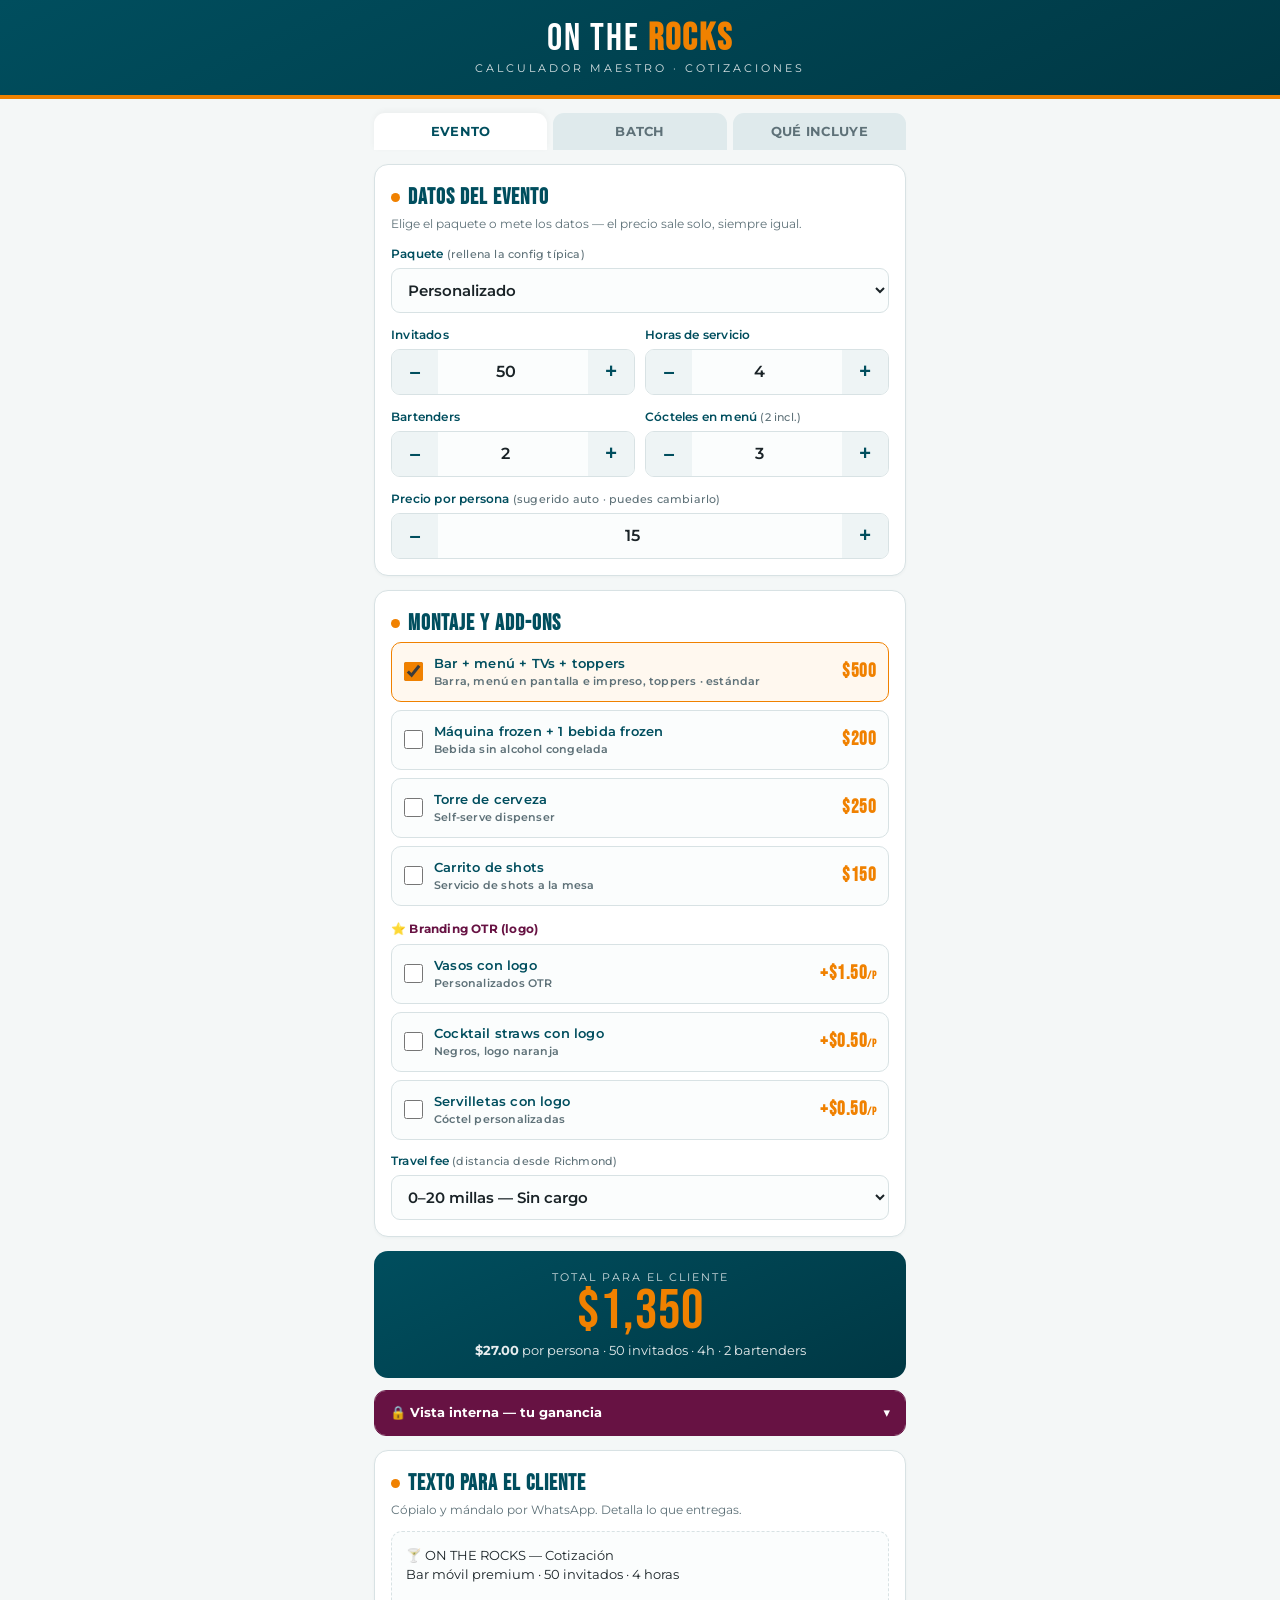
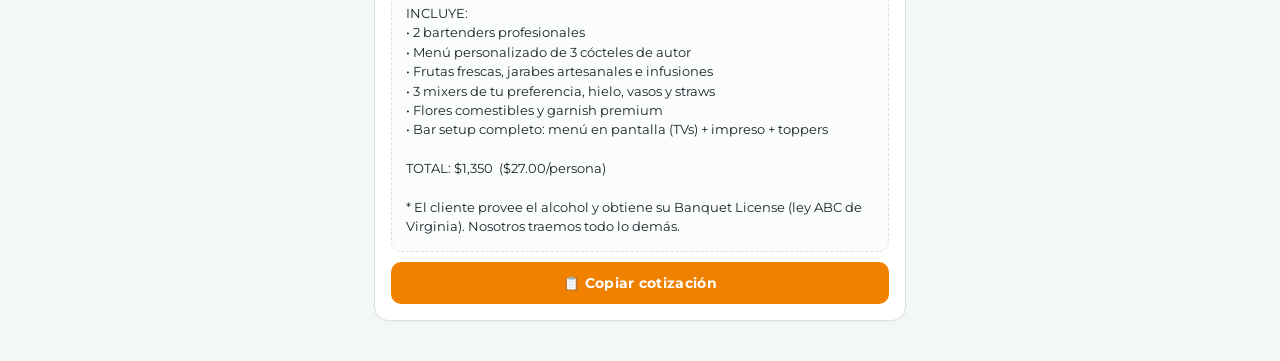
<file: otr-calculador-maestro.html>
<!DOCTYPE html>
<html lang="es">
<head>
<meta charset="UTF-8">
<meta name="viewport" content="width=device-width, initial-scale=1.0">
<title>OTR · Calculador Maestro</title>
<meta name="apple-mobile-web-app-capable" content="yes">
<meta name="mobile-web-app-capable" content="yes">
<meta name="apple-mobile-web-app-status-bar-style" content="default">
<meta name="apple-mobile-web-app-title" content="OTR Precios">
<meta name="theme-color" content="#004E5E">
<link rel="apple-touch-icon" href="https://ontherocksrva-collab.github.io/on-the-rocks-mobile-bar/icon-otr.png">
<link rel="icon" href="https://ontherocksrva-collab.github.io/on-the-rocks-mobile-bar/icon-otr.png">
<link rel="preconnect" href="https://fonts.googleapis.com">
<link rel="preconnect" href="https://fonts.gstatic.com" crossorigin>
<link href="https://fonts.googleapis.com/css2?family=Bebas+Neue&family=Montserrat:wght@400;500;600;700;800&display=swap" rel="stylesheet">
<style>
  :root{
    --green:#004E5E;
    --green-deep:#003844;
    --orange:#F08100;
    --wine:#671243;
    --auburn:#A91821;
    --ink:#1a2327;
    --muted:#5e7178;
    --line:#d8e2e4;
    --paper:#f4f7f7;
    --card:#ffffff;
    --good:#1f7a52;
  }
  *{box-sizing:border-box;margin:0;padding:0}
  body{
    font-family:'Montserrat',system-ui,sans-serif;
    background:var(--paper);
    color:var(--ink);
    line-height:1.5;
    -webkit-font-smoothing:antialiased;
    padding-bottom:40px;
  }
  .wrap{max-width:560px;margin:0 auto;padding:0 14px}

  /* Header */
  header{
    background:linear-gradient(155deg,var(--green) 0%,var(--green-deep) 100%);
    color:#fff;padding:22px 18px 18px;text-align:center;
    border-bottom:4px solid var(--orange);
  }
  header .logo{font-family:'Bebas Neue';font-size:38px;letter-spacing:2px;line-height:.9}
  header .logo b{color:var(--orange)}
  header .sub{font-size:11px;letter-spacing:3px;text-transform:uppercase;opacity:.85;margin-top:4px}

  /* Tabs */
  .tabs{display:flex;gap:6px;max-width:560px;margin:14px auto 0;padding:0 14px}
  .tab{
    flex:1;border:none;cursor:pointer;font-family:'Montserrat';font-weight:700;
    font-size:12.5px;letter-spacing:.3px;padding:11px 6px;border-radius:11px 11px 0 0;
    background:#dfeaec;color:var(--muted);transition:.15s;text-transform:uppercase;
  }
  .tab.active{background:var(--card);color:var(--green);box-shadow:0 -2px 6px rgba(0,0,0,.04)}
  .panel{display:none;animation:fade .25s ease}
  .panel.active{display:block}
  @keyframes fade{from{opacity:0;transform:translateY(4px)}to{opacity:1;transform:none}}

  /* Cards */
  .card{
    background:var(--card);border:1px solid var(--line);border-radius:14px;
    padding:16px;margin-top:14px;box-shadow:0 1px 3px rgba(0,40,50,.04);
  }
  .card h2{
    font-family:'Bebas Neue';font-size:22px;letter-spacing:1px;color:var(--green);
    margin-bottom:2px;display:flex;align-items:center;gap:8px;
  }
  .card h2 .dot{width:9px;height:9px;border-radius:50%;background:var(--orange);display:inline-block}
  .hint{font-size:11.5px;color:var(--muted);margin-bottom:12px}

  /* Inputs */
  .field{margin-bottom:13px}
  .field:last-child{margin-bottom:0}
  label{display:block;font-size:12px;font-weight:600;color:var(--green);margin-bottom:5px;letter-spacing:.2px}
  label .tag{font-weight:500;color:var(--muted);font-size:10.5px}
  input[type=number],select{
    width:100%;font-family:'Montserrat';font-size:15px;font-weight:600;color:var(--ink);
    border:1.5px solid var(--line);border-radius:9px;padding:11px 12px;background:#fbfdfd;
    transition:.15s;
  }
  input[type=number]:focus,select:focus{outline:none;border-color:var(--orange);background:#fff}
  .row2{display:grid;grid-template-columns:1fr 1fr;gap:10px}

  /* Stepper */
  .step{display:flex;align-items:center;gap:0;border:1.5px solid var(--line);border-radius:9px;overflow:hidden;background:#fbfdfd}
  .step button{
    border:none;background:#eef4f5;color:var(--green);font-size:20px;font-weight:700;
    width:46px;height:44px;cursor:pointer;flex:none;transition:.12s;
  }
  .step button:active{background:var(--orange);color:#fff}
  .step input{border:none;text-align:center;background:transparent;flex:1;font-size:16px}

  /* Add-on toggles */
  .opt{
    display:flex;align-items:center;gap:11px;padding:11px 12px;border:1.5px solid var(--line);
    border-radius:10px;margin-bottom:8px;cursor:pointer;transition:.15s;background:#fbfdfd;
  }
  .opt:has(input:checked){border-color:var(--orange);background:#fff8ef}
  .opt input{width:19px;height:19px;accent-color:var(--orange);flex:none;cursor:pointer}
  .opt .ot{flex:1}
  .opt .on{font-weight:600;font-size:13px}
  .opt .od{font-size:11px;color:var(--muted)}
  .opt .op{font-family:'Bebas Neue';font-size:19px;color:var(--orange);letter-spacing:.5px}

  /* Result strip */
  .result{
    background:linear-gradient(155deg,var(--green) 0%,var(--green-deep) 100%);
    color:#fff;border-radius:14px;padding:18px;margin-top:14px;text-align:center;
  }
  .result .rl{font-size:11px;letter-spacing:2px;text-transform:uppercase;opacity:.8}
  .result .big{font-family:'Bebas Neue';font-size:56px;letter-spacing:1px;line-height:.95;color:var(--orange)}
  .result .pp{font-size:13px;opacity:.9;margin-top:2px}
  .result .pp b{color:#fff}

  /* Internal panel */
  details.intern{margin-top:12px;border-radius:12px;overflow:hidden;border:1.5px solid var(--wine)}
  details.intern summary{
    list-style:none;cursor:pointer;background:var(--wine);color:#fff;padding:12px 15px;
    font-weight:700;font-size:13px;display:flex;justify-content:space-between;align-items:center;
  }
  details.intern summary::-webkit-details-marker{display:none}
  details.intern summary .chev{transition:.2s}
  details.intern[open] summary .chev{transform:rotate(180deg)}
  .ibody{background:#fff;padding:14px 15px}
  .irow{display:flex;justify-content:space-between;font-size:13px;padding:6px 0;border-bottom:1px dashed var(--line)}
  .irow span:last-child{font-weight:600}
  .irow.neg span:last-child{color:var(--auburn)}
  .irow.tot{border-bottom:none;border-top:2px solid var(--green);margin-top:4px;padding-top:9px;font-size:15px}
  .irow.tot span{font-weight:800;color:var(--green)}
  .irow.tot .pf{font-family:'Bebas Neue';font-size:26px;color:var(--good);letter-spacing:.5px}
  .margin-pill{display:inline-block;background:#e8f5ee;color:var(--good);font-weight:700;font-size:12px;padding:3px 10px;border-radius:20px;margin-top:8px}
  .margin-pill.warn{background:#fdeecf;color:#9a6400}
  .margin-pill.bad{background:#fbe3e1;color:var(--auburn)}

  /* Copy block */
  .copybox{
    background:#fbfdfd;border:1.5px dashed var(--line);border-radius:11px;padding:14px;
    font-size:12.5px;white-space:pre-wrap;line-height:1.55;color:var(--ink);margin-top:4px;
  }
  .copybtn{
    width:100%;margin-top:10px;background:var(--orange);color:#fff;border:none;border-radius:10px;
    padding:13px;font-family:'Montserrat';font-weight:700;font-size:13.5px;cursor:pointer;letter-spacing:.3px;
  }
  .copybtn:active{background:#d97400}
  .copied{background:var(--good)!important}

  .note{background:#fff8ef;border-left:3px solid var(--orange);border-radius:0 8px 8px 0;padding:10px 12px;font-size:11.5px;color:#7a5a20;margin-top:10px}
  .ref{font-size:11.5px;color:var(--muted);margin-top:10px;line-height:1.5}
  .ref b{color:var(--green)}
  .miniedit{font-size:10.5px;color:var(--wine);text-decoration:underline;cursor:pointer;background:none;border:none;padding:0;margin-top:6px}
  .editrow{display:none;margin-top:8px}
  .editrow.show{display:block}
  .editgrid{display:grid;grid-template-columns:1fr 1fr;gap:8px;margin-top:6px}
  .editgrid label{font-size:10.5px}
  .editgrid input{font-size:13px;padding:8px}
</style>
</head>
<body>

<header>
  <div class="logo">ON THE <b>ROCKS</b></div>
  <div class="sub">Calculador Maestro · Cotizaciones</div>
</header>

<div class="tabs">
  <button class="tab active" data-p="evento">Evento</button>
  <button class="tab" data-p="batch">Batch</button>
  <button class="tab" data-p="incluye">Qué incluye</button>
</div>

<div class="wrap">

<!-- ============ EVENTO ============ -->
<div class="panel active" id="evento">

  <div class="card">
    <h2><span class="dot"></span>Datos del evento</h2>
    <p class="hint">Elige el paquete o mete los datos — el precio sale solo, siempre igual.</p>

    <div class="field">
      <label>Paquete <span class="tag">(rellena la config típica)</span></label>
      <select id="pkg" onchange="applyPkg()">
        <option value="custom">Personalizado</option>
        <option value="sweet15">Sweet15 Glam — Quinceañera</option>
        <option value="forever">Forever Toast — Boda</option>
        <option value="mimosa">Mimosa Moments — Brunch</option>
        <option value="corporate">Corporate Cheers — Corporativo</option>
        <option value="ohbaby">Oh Baby — Baby Shower</option>
        <option value="bartender">Bartender Only</option>
      </select>
    </div>

    <div class="row2">
      <div class="field">
        <label>Invitados</label>
        <div class="step"><button onclick="bump('guests',-5)">–</button><input id="guests" type="number" value="50" oninput="calcEvent()"><button onclick="bump('guests',5)">+</button></div>
      </div>
      <div class="field">
        <label>Horas de servicio</label>
        <div class="step"><button onclick="bump('hours',-1)">–</button><input id="hours" type="number" value="4" oninput="calcEvent()"><button onclick="bump('hours',1)">+</button></div>
      </div>
    </div>

    <div class="row2">
      <div class="field">
        <label>Bartenders</label>
        <div class="step"><button onclick="bump('barts',-1)">–</button><input id="barts" type="number" value="2" oninput="calcEvent()"><button onclick="bump('barts',1)">+</button></div>
      </div>
      <div class="field">
        <label>Cócteles en menú <span class="tag">(2 incl.)</span></label>
        <div class="step"><button onclick="bump('cocktails',-1)">–</button><input id="cocktails" type="number" value="3" oninput="calcEvent()"><button onclick="bump('cocktails',1)">+</button></div>
      </div>
    </div>

    <div class="field">
      <label>Precio por persona <span class="tag">(sugerido auto · puedes cambiarlo)</span></label>
      <div class="step"><button onclick="bump('ppp',-1)">–</button><input id="ppp" type="number" value="20" oninput="calcEvent(true)"><button onclick="bump('ppp',1)">+</button></div>
    </div>
  </div>

  <div class="card">
    <h2><span class="dot"></span>Montaje y add-ons</h2>
    <label class="opt"><input type="checkbox" id="ax_setup" checked onchange="calcEvent()"><div class="ot"><div class="on">Bar + menú + TVs + toppers</div><div class="od">Barra, menú en pantalla e impreso, toppers · estándar</div></div><div class="op">$500</div></label>
    <label class="opt"><input type="checkbox" id="ax_frozen" onchange="calcEvent()"><div class="ot"><div class="on">Máquina frozen + 1 bebida frozen</div><div class="od">Bebida sin alcohol congelada</div></div><div class="op">$200</div></label>
    <label class="opt"><input type="checkbox" id="ax_tower" onchange="calcEvent()"><div class="ot"><div class="on">Torre de cerveza</div><div class="od">Self-serve dispenser</div></div><div class="op">$250</div></label>
    <label class="opt"><input type="checkbox" id="ax_shots" onchange="calcEvent()"><div class="ot"><div class="on">Carrito de shots</div><div class="od">Servicio de shots a la mesa</div></div><div class="op">$150</div></label>

    <div style="height:6px"></div>
    <label style="font-size:12px;font-weight:700;color:var(--wine);margin-bottom:6px;display:block">⭐ Branding OTR (logo)</label>
    <label class="opt"><input type="checkbox" id="ax_cups" onchange="calcEvent()"><div class="ot"><div class="on">Vasos con logo</div><div class="od">Personalizados OTR</div></div><div class="op">+$1.50<span style="font-size:11px">/p</span></div></label>
    <label class="opt"><input type="checkbox" id="ax_straws" onchange="calcEvent()"><div class="ot"><div class="on">Cocktail straws con logo</div><div class="od">Negros, logo naranja</div></div><div class="op">+$0.50<span style="font-size:11px">/p</span></div></label>
    <label class="opt"><input type="checkbox" id="ax_napkins" onchange="calcEvent()"><div class="ot"><div class="on">Servilletas con logo</div><div class="od">Cóctel personalizadas</div></div><div class="op">+$0.50<span style="font-size:11px">/p</span></div></label>

    <div class="field" style="margin-top:12px;margin-bottom:0">
      <label>Travel fee <span class="tag">(distancia desde Richmond)</span></label>
      <select id="travel" onchange="calcEvent()">
        <option value="0">0–20 millas — Sin cargo</option>
        <option value="75">21–35 millas — $75</option>
        <option value="100">36–50 millas — $100</option>
        <option value="150">51–75 millas — $150</option>
        <option value="200">76+ millas — $200</option>
      </select>
    </div>
  </div>

  <div class="result">
    <div class="rl">Total para el cliente</div>
    <div class="big" id="ev_total">$1,300</div>
    <div class="pp"><b id="ev_pp">$26.00</b> por persona · <span id="ev_breakdown">50 invitados</span></div>
  </div>

  <details class="intern">
    <summary><span>🔒 Vista interna — tu ganancia</span><span class="chev">▾</span></summary>
    <div class="ibody">
      <div class="irow"><span>Total cobrado</span><span id="i_charged">$1,300</span></div>
      <div class="irow neg"><span id="i_labor_l">Bartenders (2 × $25/hr × 4h)</span><span id="i_labor">−$200</span></div>
      <div class="irow neg"><span id="i_sup_l">Insumos (50 × $4.75)</span><span id="i_sup">−$237.50</span></div>
      <div class="irow neg"><span>Menú + personalizado</span><span>−$125</span></div>
      <div class="irow neg" id="i_addrow"><span>Costo add-ons / branding</span><span id="i_addons">−$0</span></div>
      <div class="irow tot"><span>Ganancia neta</span><span class="pf" id="i_profit">$737</span></div>
      <div style="text-align:center"><span class="margin-pill" id="i_margin">Margen 57%</span></div>
      <div class="note">Costos fijos amarrados: bartenders $25/hr, insumos $4.75/persona, menú $125. El cliente provee el alcohol — no cargas licor.</div>
    </div>
  </details>

  <div class="card">
    <h2><span class="dot"></span>Texto para el cliente</h2>
    <p class="hint">Cópialo y mándalo por WhatsApp. Detalla lo que entregas.</p>
    <div class="copybox" id="ev_copy"></div>
    <button class="copybtn" onclick="copyText('ev_copy',this)">📋 Copiar cotización</button>
  </div>
</div>

<!-- ============ BATCH ============ -->
<div class="panel" id="batch">
  <div class="card">
    <h2><span class="dot"></span>Calculadora de batch</h2>
    <p class="hint">Precio por bebida, por persona y tu ganancia exacta.</p>

    <div class="row2">
      <div class="field">
        <label>Personas</label>
        <div class="step"><button onclick="bump('b_people',-5)">–</button><input id="b_people" type="number" value="50" oninput="calcBatch()"><button onclick="bump('b_people',5)">+</button></div>
      </div>
      <div class="field">
        <label>Bebidas por persona</label>
        <div class="step"><button onclick="bump('b_per',-1)">–</button><input id="b_per" type="number" value="2" oninput="calcBatch()"><button onclick="bump('b_per',1)">+</button></div>
      </div>
    </div>

    <div class="field">
      <label>¿Quién pone el alcohol?</label>
      <select id="b_alc" onchange="calcBatch()">
        <option value="client">El cliente lo provee (banquet license)</option>
        <option value="otr">OTR lo provee (festival / tu licencia)</option>
      </select>
    </div>

    <div class="row2">
      <div class="field">
        <label>Costo mezcla <span class="tag">/bebida</span></label>
        <input id="b_mix" type="number" value="1.50" step="0.25" oninput="calcBatch()">
      </div>
      <div class="field">
        <label>Precio venta <span class="tag">/bebida</span></label>
        <input id="b_price" type="number" value="4.5" step="0.5" oninput="calcBatch()">
      </div>
    </div>
    <div class="editrow show" id="b_alcrow">
      <div class="field" style="margin-top:0">
        <label>Costo alcohol <span class="tag">/bebida (si OTR provee)</span></label>
        <input id="b_alccost" type="number" value="2.00" step="0.25" oninput="calcBatch()">
      </div>
    </div>
  </div>

  <div class="card">
    <h2><span class="dot"></span>Add-ons con logo</h2>
    <label class="opt"><input type="checkbox" id="b_cups" onchange="calcBatch()"><div class="ot"><div class="on">Vasos con logo</div><div class="od">costo ~$0.75/u</div></div><div class="op">+$1.50<span style="font-size:11px">/u</span></div></label>
    <label class="opt"><input type="checkbox" id="b_straws" onchange="calcBatch()"><div class="ot"><div class="on">Straws con logo</div><div class="od">costo ~$0.10/u</div></div><div class="op">+$0.40<span style="font-size:11px">/u</span></div></label>
    <label class="opt"><input type="checkbox" id="b_napkins" onchange="calcBatch()"><div class="ot"><div class="on">Servilletas con logo</div><div class="od">costo ~$0.08/u</div></div><div class="op">+$0.35<span style="font-size:11px">/u</span></div></label>

    <div class="field" style="margin-top:12px;margin-bottom:0">
      <label>Delivery fee <span class="tag">(drop-off de batch)</span></label>
      <select id="b_delivery" onchange="calcBatch()">
        <option value="0">Cliente recoge — $0</option>
        <option value="25">0–20 millas — $25</option>
        <option value="50">21–40 millas — $50</option>
        <option value="75">41+ millas — $75</option>
      </select>
    </div>
  </div>

  <div class="result">
    <div class="rl">Total batch para el cliente</div>
    <div class="big" id="b_total">$700</div>
    <div class="pp"><span id="b_drinks">100 bebidas</span> · <b id="b_ppp">$14.00</b> por persona</div>
  </div>

  <details class="intern" open>
    <summary><span>🔒 Vista interna — tu ganancia</span><span class="chev">▾</span></summary>
    <div class="ibody">
      <div class="irow"><span>Costo por bebida</span><span id="bi_cost">$1.90</span></div>
      <div class="irow"><span>Total cobrado</span><span id="bi_charged">$700</span></div>
      <div class="irow neg"><span>Costo total batch</span><span id="bi_totalcost">−$190</span></div>
      <div class="irow tot"><span>Ganancia neta</span><span class="pf" id="bi_profit">$510</span></div>
      <div style="text-align:center"><span class="margin-pill" id="bi_margin">Margen 73%</span></div>
    </div>
  </details>

  <div class="ref">
    <b>Tu referencia real (margarita frozen):</b> batch de $70.35 → rinde 30–42 vasos de 12oz → costo <b>$2.08–$2.75/bebida</b> (con alcohol incluido). Vendida a $7–$10 te dejó <b>$167–$333</b> de ganancia por batch.
  </div>

  <div class="card">
    <h2><span class="dot"></span>Texto para el cliente</h2>
    <div class="copybox" id="b_copy"></div>
    <button class="copybtn" onclick="copyText('b_copy',this)">📋 Copiar oferta de batch</button>
  </div>
</div>

<!-- ============ QUE INCLUYE ============ -->
<div class="panel" id="incluye">
  <div class="card">
    <h2><span class="dot"></span>Lo que trae el bar móvil OTR</h2>
    <p class="hint">Tu lista de valor. Cópiala en cotizaciones para que el cliente vea TODO lo que recibe.</p>
    <div class="copybox" id="inc_copy"></div>
    <button class="copybtn" onclick="copyText('inc_copy',this)">📋 Copiar lista de valor</button>
  </div>
</div>

</div><!-- /wrap -->

<script>
const money = n => '$' + Math.round(n).toLocaleString('en-US');
const money2 = n => '$' + n.toFixed(2);

/* ===== CONSTANTES (tus costos reales) ===== */
const COST = {
  bartHr: 25,        // pago real por bartender/hora
  supPP: 4.75,       // insumos por persona (mixers $3 + vasos $0.75 + hielo $1)
  menu: 125,         // menú + personalizado fijo
  brandCup: 0.75,    // costo vaso con logo (placeholder — confirmar)
  brandStraw: 0.10,  // costo straw con logo (placeholder)
  brandNap: 0.08     // costo servilleta con logo (placeholder)
};
const BILL = {
  bartHr: 50,        // cobro por bartender/hora
  setup: 500,        // bar + menú + TVs + toppers (menú incluido, no se cobra aparte)
  frozen: 200, tower: 250, shots: 150,
  cupPP: 1.50, strawPP: 0.50, napPP: 0.50,  // upcharge branding por persona
  extraCocktail: 100,
  frozenCost: 30, towerCost: 40, shotsCost: 25  // costos internos add-ons
};
const TARGET_MARGIN = 0.58;

function val(id){return parseFloat(document.getElementById(id).value)||0}
function bump(id,d){let e=document.getElementById(id);e.value=Math.max(0,(parseFloat(e.value)||0)+d);
  (id.startsWith('b_')?calcBatch:calcEvent)();}

/* ===== PAQUETES (config típica por evento) ===== */
const PKG={
  sweet15:{h:5,ck:3,setup:true},
  forever:{h:4,ck:3,setup:true},
  mimosa:{h:4,ck:3,setup:true},
  corporate:{h:4,ck:3,setup:true},
  ohbaby:{h:4,ck:2,setup:true},
  bartender:{h:4,ck:2,setup:false}
};
function applyPkg(){
  const p=PKG[document.getElementById('pkg').value];
  if(!p) return;
  document.getElementById('hours').value=p.h;
  document.getElementById('cocktails').value=p.ck;
  document.getElementById('ax_setup').checked=p.setup;
  pppManual=false;
  calcEvent();
}

/* ===== EVENTO ===== */
let pppManual=false;
function calcEvent(manual){
  if(manual) pppManual=true;
  const g=val('guests'), h=val('hours'), b=val('barts'), ck=val('cocktails');

  // costos internos
  const laborCost=b*COST.bartHr*h;
  const supCost=g*COST.supPP;
  let addCostInternal=0, addClient=0;
  const cb=id=>document.getElementById(id).checked;
  if(cb('ax_frozen')){addClient+=BILL.frozen; addCostInternal+=BILL.frozenCost;}
  if(cb('ax_tower')){addClient+=BILL.tower; addCostInternal+=BILL.towerCost;}
  if(cb('ax_shots')){addClient+=BILL.shots; addCostInternal+=BILL.shotsCost;}
  // branding (por persona)
  let brandClient=0, brandCost=0;
  if(cb('ax_cups')){brandClient+=BILL.cupPP*g; brandCost+=COST.brandCup*g;}
  if(cb('ax_straws')){brandClient+=BILL.strawPP*g; brandCost+=COST.brandStraw*g;}
  if(cb('ax_napkins')){brandClient+=BILL.napPP*g; brandCost+=COST.brandNap*g;}
  // cócteles extra (más de 2)
  const extraCk=Math.max(0,ck-2)*BILL.extraCocktail;

  const setupClient=cb('ax_setup')?BILL.setup:0;
  const travel=val('travel');
  const fixedClient=setupClient+addClient+brandClient+extraCk;
  const totalCost=laborCost+supCost+COST.menu+addCostInternal+brandCost;

  // precio sugerido por persona para llegar al margen objetivo (sin contar travel)
  const targetTotal=totalCost/(1-TARGET_MARGIN);
  let suggestedPPP=(targetTotal-fixedClient)/g;
  suggestedPPP=Math.max(0,Math.round(suggestedPPP));
  if(!pppManual){document.getElementById('ppp').value=suggestedPPP;}

  const ppp=val('ppp');
  const clientTotal=ppp*g+fixedClient+travel;
  const profit=clientTotal-totalCost;
  const margin=clientTotal>0?profit/clientTotal:0;

  document.getElementById('ev_total').textContent=money(clientTotal);
  document.getElementById('ev_pp').textContent=money2(clientTotal/g);
  document.getElementById('ev_breakdown').textContent=g+' invitados · '+h+'h · '+b+' bartender'+(b!=1?'s':'');

  // interna
  document.getElementById('i_charged').textContent=money(clientTotal);
  document.getElementById('i_labor_l').textContent='Bartenders ('+b+' × $25/hr × '+h+'h)';
  document.getElementById('i_labor').textContent='−'+money(laborCost);
  document.getElementById('i_sup_l').textContent='Insumos ('+g+' × $4.75)';
  document.getElementById('i_sup').textContent='−'+money(supCost);
  document.getElementById('i_addons').textContent='−'+money(addCostInternal+brandCost);
  document.getElementById('i_profit').textContent=money(profit);
  const mp=document.getElementById('i_margin');
  mp.textContent='Margen '+Math.round(margin*100)+'%';
  mp.className='margin-pill'+(margin>=0.55?'':margin>=0.45?' warn':' bad');

  // texto cliente
  let lines=[];
  lines.push('🍸 ON THE ROCKS — Cotización');
  lines.push('Bar móvil premium · '+g+' invitados · '+h+' horas');
  lines.push('');
  lines.push('INCLUYE:');
  lines.push('• '+b+' bartender'+(b!=1?'s':'')+' profesional'+(b!=1?'es':''));
  lines.push('• Menú personalizado de '+ck+' cócteles de autor');
  lines.push('• Frutas frescas, jarabes artesanales e infusiones');
  lines.push('• 3 mixers de tu preferencia, hielo, vasos y straws');
  lines.push('• Flores comestibles y garnish premium');
  if(cb('ax_setup')) lines.push('• Bar setup completo: menú en pantalla (TVs) + impreso + toppers');
  if(cb('ax_frozen')) lines.push('• Máquina frozen + 1 bebida frozen');
  if(cb('ax_tower')) lines.push('• Torre de cerveza self-serve');
  if(cb('ax_shots')) lines.push('• Carrito de shots');
  if(cb('ax_cups')||cb('ax_straws')||cb('ax_napkins')) lines.push('• Branding OTR (vasos/straws/servilletas con logo)');
  if(travel>0) lines.push('• Travel fee (distancia): '+money(travel));
  lines.push('');
  lines.push('TOTAL: '+money(clientTotal)+'  ('+money2(clientTotal/g)+'/persona)');
  lines.push('');
  lines.push('* El cliente provee el alcohol y obtiene su Banquet License (ley ABC de Virginia). Nosotros traemos todo lo demás.');
  document.getElementById('ev_copy').textContent=lines.join('\n');
}

/* ===== BATCH ===== */
function calcBatch(){
  const ppl=val('b_people'), per=val('b_per');
  const drinks=ppl*per;
  const mix=val('b_mix'), price=val('b_price');
  const alc=document.getElementById('b_alc').value;
  document.getElementById('b_alcrow').className='editrow'+(alc==='otr'?' show':'');
  const alcCost=alc==='otr'?val('b_alccost'):0;

  const cup=0.40; // vaso base
  let perCost=mix+cup+alcCost;
  let brandUp=0;
  const cb=id=>document.getElementById(id).checked;
  if(cb('b_cups')){perCost+=0.75; brandUp+=1.50;}
  if(cb('b_straws')){perCost+=0.10; brandUp+=0.40;}
  if(cb('b_napkins')){perCost+=0.08; brandUp+=0.35;}

  const sellPer=price+brandUp;
  const delivery=val('b_delivery');
  const charged=sellPer*drinks+delivery;
  const totalCost=perCost*drinks;
  const profit=charged-totalCost;
  const margin=charged>0?profit/charged:0;

  document.getElementById('b_total').textContent=money(charged);
  document.getElementById('b_drinks').textContent=drinks+' bebidas';
  document.getElementById('b_ppp').textContent=money2(charged/ppl);
  document.getElementById('bi_cost').textContent=money2(perCost);
  document.getElementById('bi_charged').textContent=money(charged);
  document.getElementById('bi_totalcost').textContent='−'+money(totalCost);
  document.getElementById('bi_profit').textContent=money(profit);
  const mp=document.getElementById('bi_margin');
  mp.textContent='Margen '+Math.round(margin*100)+'%';
  mp.className='margin-pill'+(margin>=0.55?'':margin>=0.45?' warn':' bad');

  let l=[];
  l.push('🍸 ON THE ROCKS — Cócteles en batch');
  l.push('');
  l.push(drinks+' bebidas para '+ppl+' personas ('+per+' por persona)');
  l.push('Hechas con fruta fresca, jarabes artesanales y la receta de OTR.');
  if(cb('b_cups')||cb('b_straws')||cb('b_napkins')) l.push('Incluye branding OTR con logo.');
  if(delivery>0) l.push('Delivery: '+money(delivery));
  l.push('');
  l.push('TOTAL: '+money(charged)+'  ('+money2(charged/ppl)+'/persona)');
  l.push('');
  l.push('* El cliente provee el alcohol; OTR pone la mezcla, fruta, hielo y vasos.');
  document.getElementById('b_copy').textContent=l.join('\n');
}

/* ===== INCLUYE ===== */
document.getElementById('inc_copy').textContent=
`🍸 ON THE ROCKS — Lo que traemos a tu evento

No es solo un bartender. Es una experiencia de bar premium llave en mano.

EL EQUIPO
• Bartenders profesionales uniformados
• Años de experiencia en coctelería y servicio
• Montaje, operación y limpieza de la barra

LA BARRA
• Barra móvil completa con tu menú en pantalla (TVs)
• Hielo, vasería y cocktail straws
• Estación lista y profesional de principio a fin

LOS CÓCTELES (lo que nos distingue)
• Menú de cócteles de autor diseñado para tu evento
• Fruta fresca cortada al momento
• Jarabes artesanales hechos en casa
• Infusiones y garnish premium
• Flores comestibles
• 3 mixers de tu preferencia para las botellas de tus invitados

EL DETALLE OTR
• Branding personalizado disponible (vasos, straws y servilletas con logo)
• Menú impreso y digital a tu estilo
• Asesoría de cócteles antes del evento

CÓMO FUNCIONA (ley ABC de Virginia)
Tú provees el alcohol y obtienes tu Banquet License — por eso te ayudamos con los 3 mixers de preferencia, la fruta fresca, los jarabes artesanales, las infusiones y toda la experiencia del equipo. Nosotros traemos todo lo demás; tú solo disfrutas tu fiesta.

📲 @ontherocksrva · 804-502-6837`;

calcEvent();
calcBatch();
</script>
</body>
</html>
</file>
